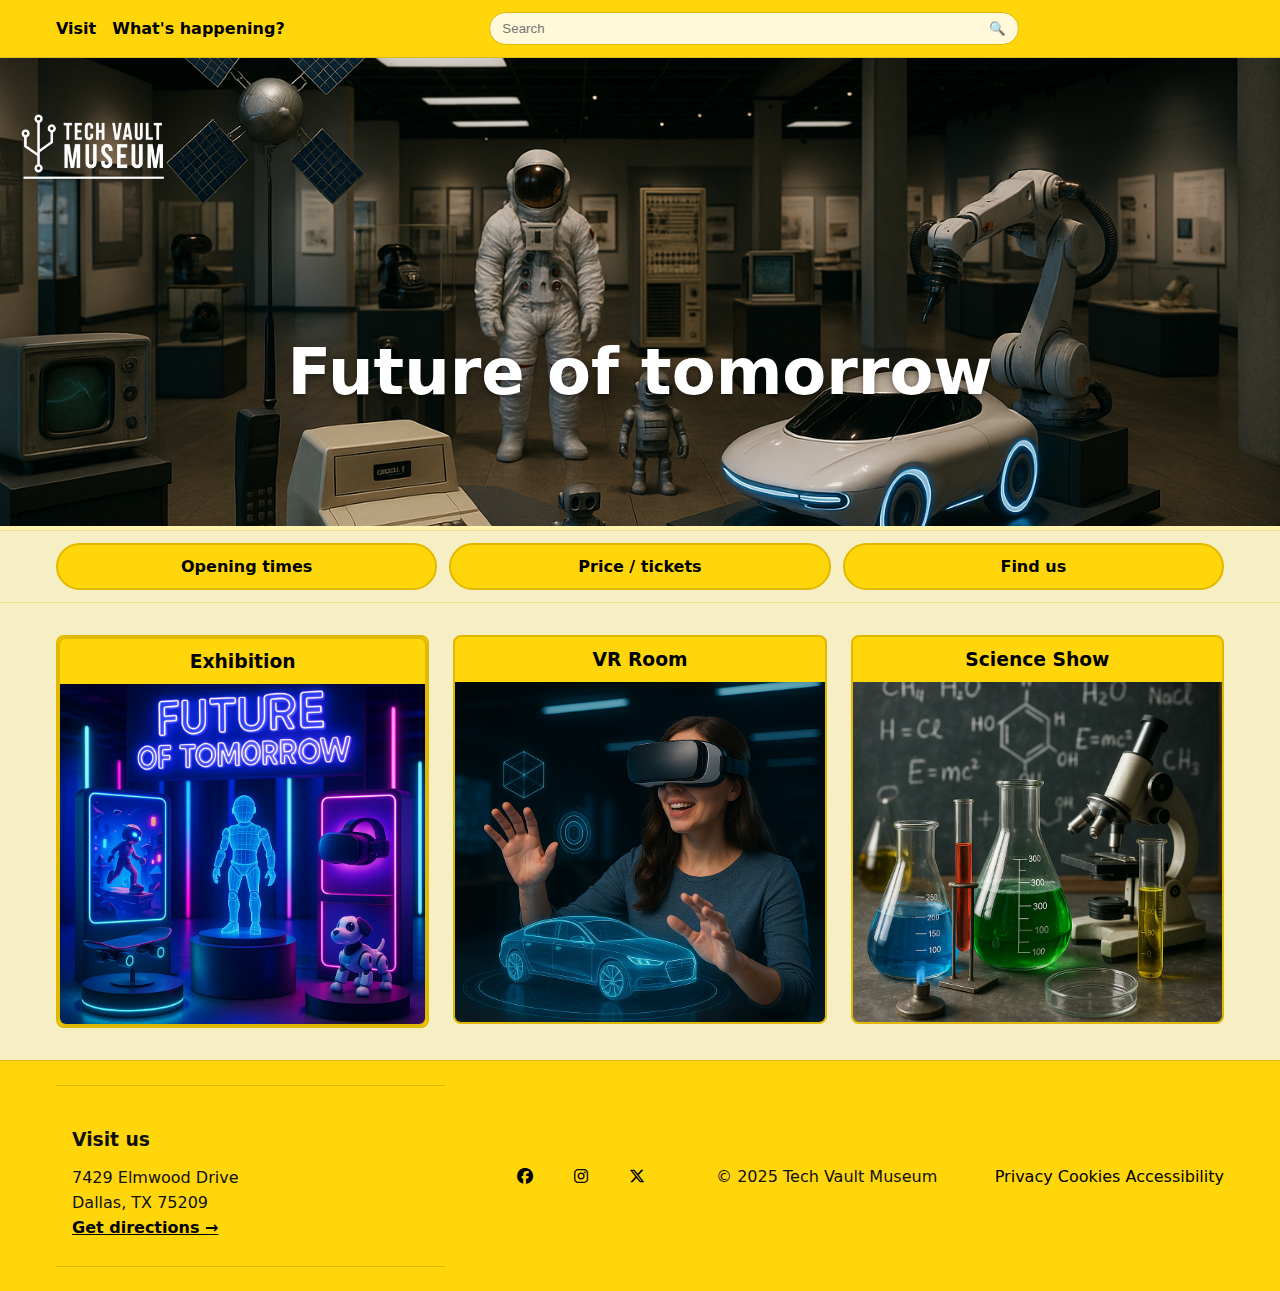
<file: index.html>
<!DOCTYPE html>
<html lang="en" data-debug="off">
  <head>
    <meta charset="utf-8" />
    <meta name="viewport" content="width=device-width, initial-scale=1" />
    <title>Tech Vault Museum</title>
    <link rel="stylesheet" href="variables.css" />
    <link rel="stylesheet" href="style.css" />
    <link
      rel="stylesheet"
      href="https://cdnjs.cloudflare.com/ajax/libs/font-awesome/6.5.2/css/all.min.css"
    />
  </head>
  <body>
    <!-- TOP BAR -->
    <header class="topbar">
      <div class="wrap topbar__wrap">
        <!-- venstre -->
        <nav class="topnav" aria-label="Main">
          <a href="visit-us.html">Visit</a>
          <a href="#whats">What's happening?</a>
        </nav>

        <!-- midten: søk med ikon inni feltet -->
        <form class="search" role="search" aria-label="Search">
          <label for="q" class="sr-only">Search</label>
          <div class="search-box">
            <input id="q" name="q" type="search" placeholder="Search" />
            <button class="search-btn" type="submit" aria-label="Search">
              🔍
            </button>
          </div>
        </form>
      </div>
    </header>

    <main>
      <section class="hero">
        <img
          class="hero-img"
          src="images/ChatGPT Image 31. aug. 2025, 13_38_38.png"
          alt="Museum hall"
        />
        <div>
          <a class="hero-logo" href="index.html" aria-label="Home">
            <img src="images/tecvaultlogo.png" alt="Tech Vault Museum" />
          </a>
        </div>

        <h1 class="hero-title">Future of tomorrow</h1>
      </section>

      <nav class="quick" aria-label="Quick links">
        <div class="wrap quick-row">
          <a class="pill" href="visit-us.html">Opening times</a>
          <a class="pill" href="visit-us.html">Price / tickets</a>
          <a class="pill" href="visit-us.html">Find us</a>
        </div>
      </nav>

      <section id="whats" class="cards">
        <div class="wrap grid">
          <article class="card">
            <a href="Exhibition.html" class="card">
              <h3>Exhibition</h3>
              <img
                src="images/ChatGPT Image 8. sep. 2025, 10_43_01.png"
                alt="Exhibition"
              />
            </a>
          </article>
          <article>
            <a href="vr.html" class="card">
              <h3>VR Room</h3>
              <img
                src="images/23181e5a-d735-42cb-8dbe-8daa45cc1943.png"
                alt="VR headset"
              />
            </a>
          </article>
          <article>
            <a href="science.html" class="card">
              <h3>Science Show</h3>
              <img
                src="images/ChatGPT Image 31. aug. 2025, 13_26_37.png"
                alt="Science show"
              />
            </a>
          </article>
        </div>
      </section>
    </main>

    <!-- FOOTER -->
    <footer class="footer">
      <div class="wrap footer-inner">
        <section class="visit" id="visit">
          <div class="wrap visit-inner">
            <div class="visit-info">
              <h3>Visit us</h3>
              <p>7429 Elmwood Drive</p>
              <p>Dallas, TX 75209</p>
              <p>
                <a class="visit-link" href="visit-us.html">Get directions →</a>
              </p>
            </div>
          </div>
        </section>
        <nav class="social-links" aria-label="Social">
          <a href="https://facebook.com/" aria-label="Facebook">
            <i class="fa-brands fa-facebook"></i>
          </a>
          <a href="https://instagram.com/" aria-label="Instagram">
            <i class="fa-brands fa-instagram"></i>
          </a>
          <a href="https://x.com/" aria-label="X">
            <i class="fa-brands fa-x-twitter"></i>
          </a>
        </nav>
        <p>© 2025 Tech Vault Museum</p>
        <nav aria-label="Footer">
          <a href="#" class="foot-link">Privacy</a>
          <a href="#" class="foot-link">Cookies</a>
          <a href="#" class="foot-link">Accessibility</a>
        </nav>
      </div>
    </footer>
  </body>
</html>
</file>
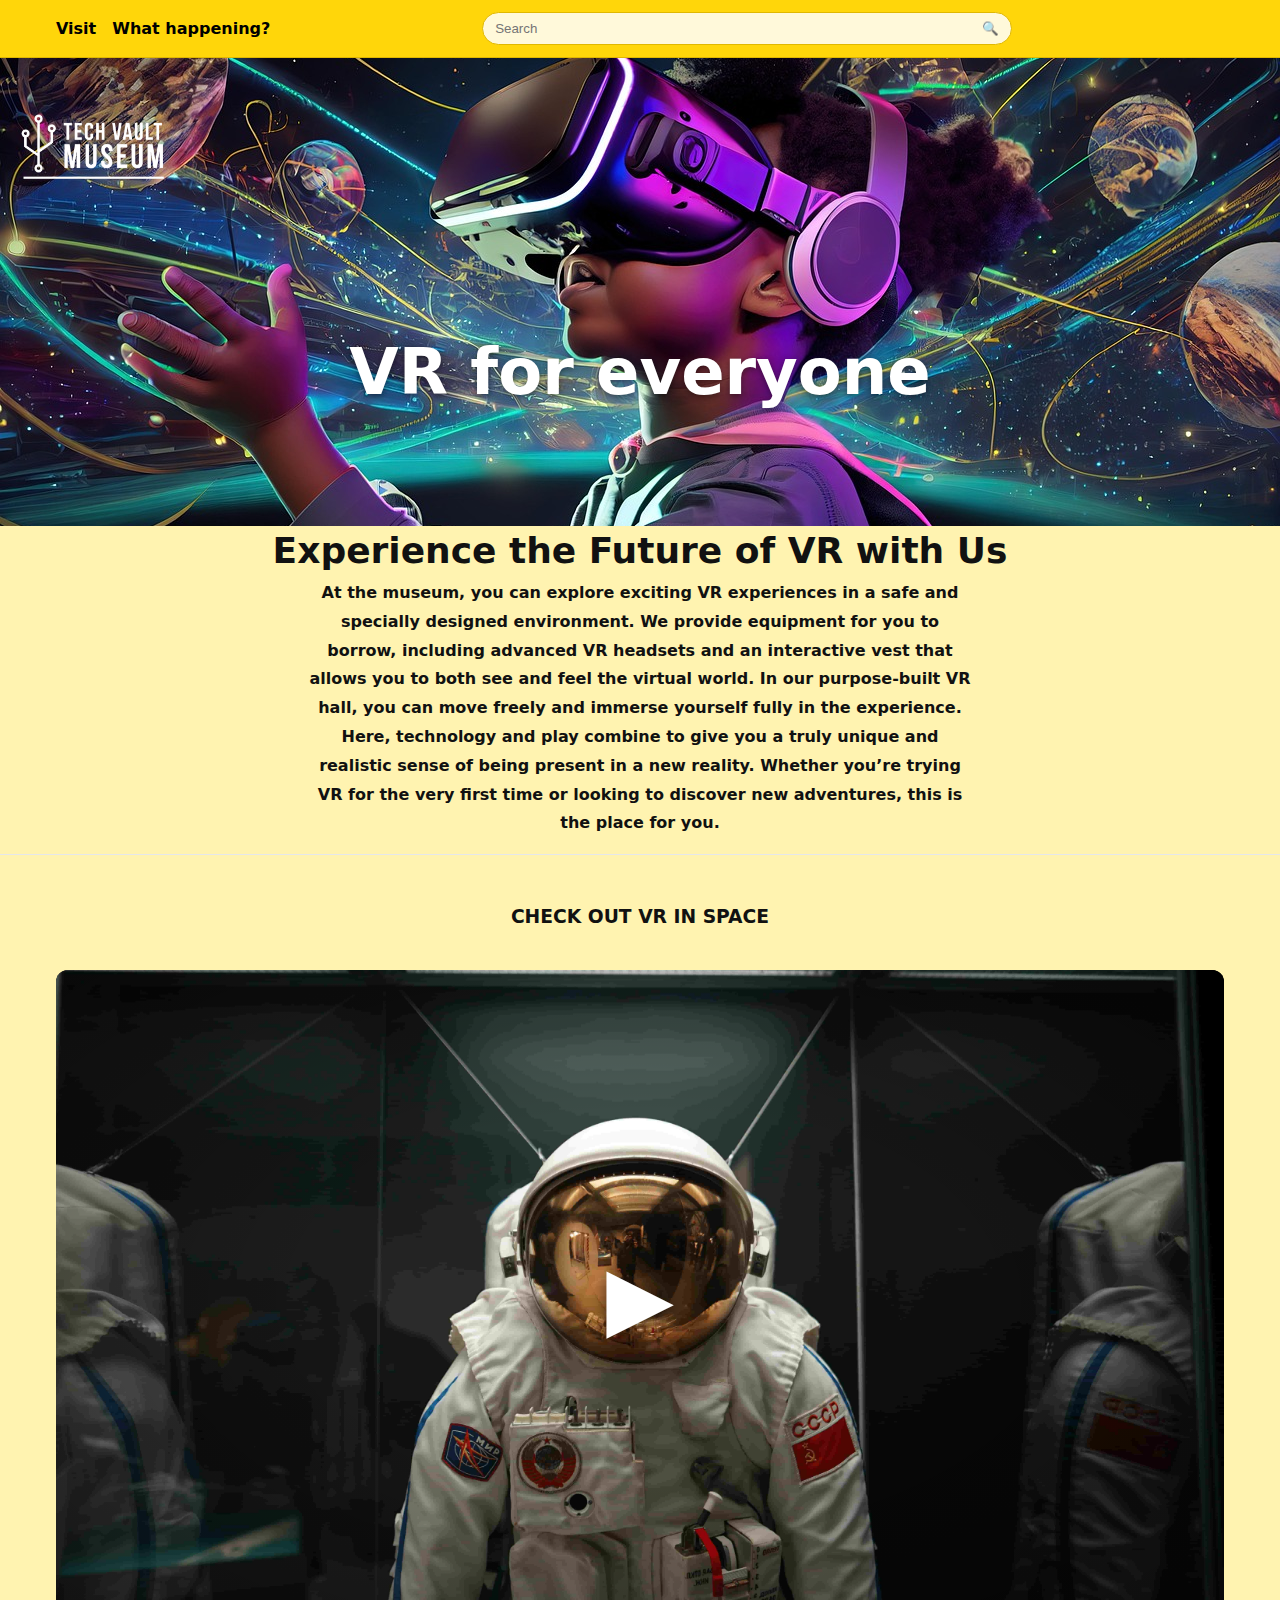
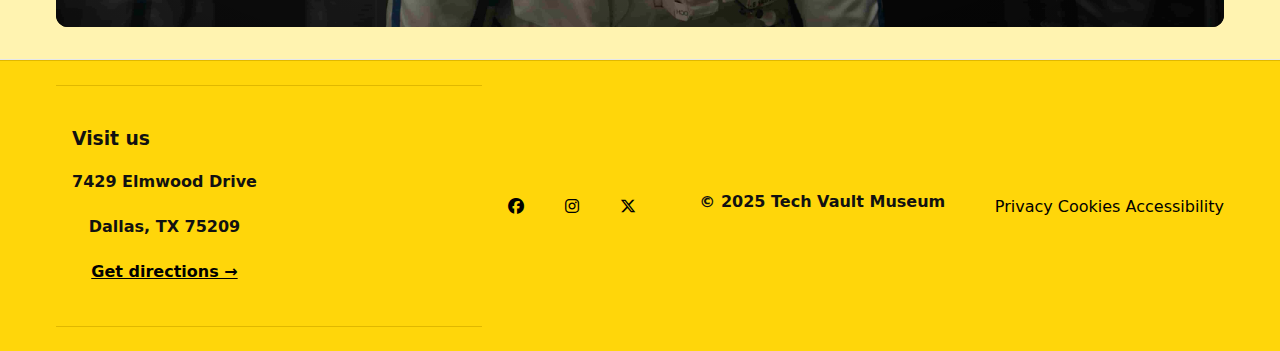
<file: test-vr.html>
<!DOCTYPE html>
<html lang="en" data-debug="off">
  <head>
    <meta charset="utf-8" />
    <meta name="viewport" content="width=device-width, initial-scale=1" />
    <title>Tech Vault Museum</title>
    <link rel="stylesheet" href="variables.css" />
    <link rel="stylesheet" href="style.css" />
    <link
      rel="stylesheet"
      href="https://cdnjs.cloudflare.com/ajax/libs/font-awesome/6.5.2/css/all.min.css"
    />
  </head>
  <body class="page-test-vr">
    <header class="topbar">
      <div class="wrap topbar__wrap">
        <nav class="topnav" aria-label="Main">
          <a href="visit-us.html">Visit</a>
          <a href="#whats">What happening?</a>
        </nav>
        <form class="search" role="search" aria-label="Search">
          <label for="q" class="sr-only">Search</label>
          <div class="search-box">
            <input id="q" name="q" type="search" placeholder="Search" />
            <button class="search-btn" type="submit" aria-label="Search">
              🔍
            </button>
          </div>
        </form>
      </div>
    </header>

    <main>
      <section class="hero">
        <img
          class="hero-img"
          src="images/ai-generated-7828310_1280.jpg"
          alt="boy who is in space"
        />
        <div>
          <a class="hero-logo" href="index.html" aria-label="Home">
            <img src="images/tecvaultlogo.png" alt="Tech Vault Museum" />
          </a>
        </div>
        <h1 class="hero-title">VR for everyone</h1>
      </section>

      <h2>Experience the Future of VR with Us</h2>
      <p class="vr-text">
        At the museum, you can explore exciting VR experiences in a safe and
        specially designed environment. We provide equipment for you to borrow,
        including advanced VR headsets and an interactive vest that allows you
        to both see and feel the virtual world. In our purpose-built VR hall,
        you can move freely and immerse yourself fully in the experience. Here,
        technology and play combine to give you a truly unique and realistic
        sense of being present in a new reality. Whether you’re trying VR for
        the very first time or looking to discover new adventures, this is the
        place for you.
      </p>
      <section class="video">
        <div class="wrap">
          <h3>CHECK OUT VR IN SPACE</h3>
          <div class="video-align-right">
            <a
              class="yt-card"
              href="https://www.youtube.com/watch?v=hEdzv7D4CbQ"
              target="_blank"
              rel="noopener noreferrer"
              aria-label="play this video to exsperiance VR"
            >
              <img
                src="images/alexandr-voronsky-qZKtpNlhvOw-unsplash (1).jpg"
                alt="Forhåndsvisning av video"
                loading="lazy"
                decoding="async"
              />
              <span class="yt-card__play" aria-hidden="true">▶</span>
            </a>
          </div>
        </div>
      </section>
    </main>
    <footer class="footer">
      <div class="wrap footer-inner">
        <section class="visit" id="visit">
          <div class="wrap visit-inner">
            <div class="visit-info">
              <h3>Visit us</h3>
              <p>7429 Elmwood Drive</p>
              <p>Dallas, TX 75209</p>
              <p>
                <a class="visit-link" href="visit-us.html">Get directions →</a>
              </p>
            </div>
          </div>
        </section>
        <nav class="social-links" aria-label="Social">
          <a href="https://facebook.com/" aria-label="Facebook">
            <i class="fa-brands fa-facebook"></i>
          </a>
          <a href="https://instagram.com/" aria-label="Instagram">
            <i class="fa-brands fa-instagram"></i>
          </a>
          <a href="https://x.com/" aria-label="X">
            <i class="fa-brands fa-x-twitter"></i>
          </a>
        </nav>
        <p>© 2025 Tech Vault Museum</p>
        <nav aria-label="Footer">
          <a href="#" class="foot-link">Privacy</a>
          <a href="#" class="foot-link">Cookies</a>
          <a href="#" class="foot-link">Accessibility</a>
        </nav>
      </div>
    </footer>
  </body>
</html>
</file>
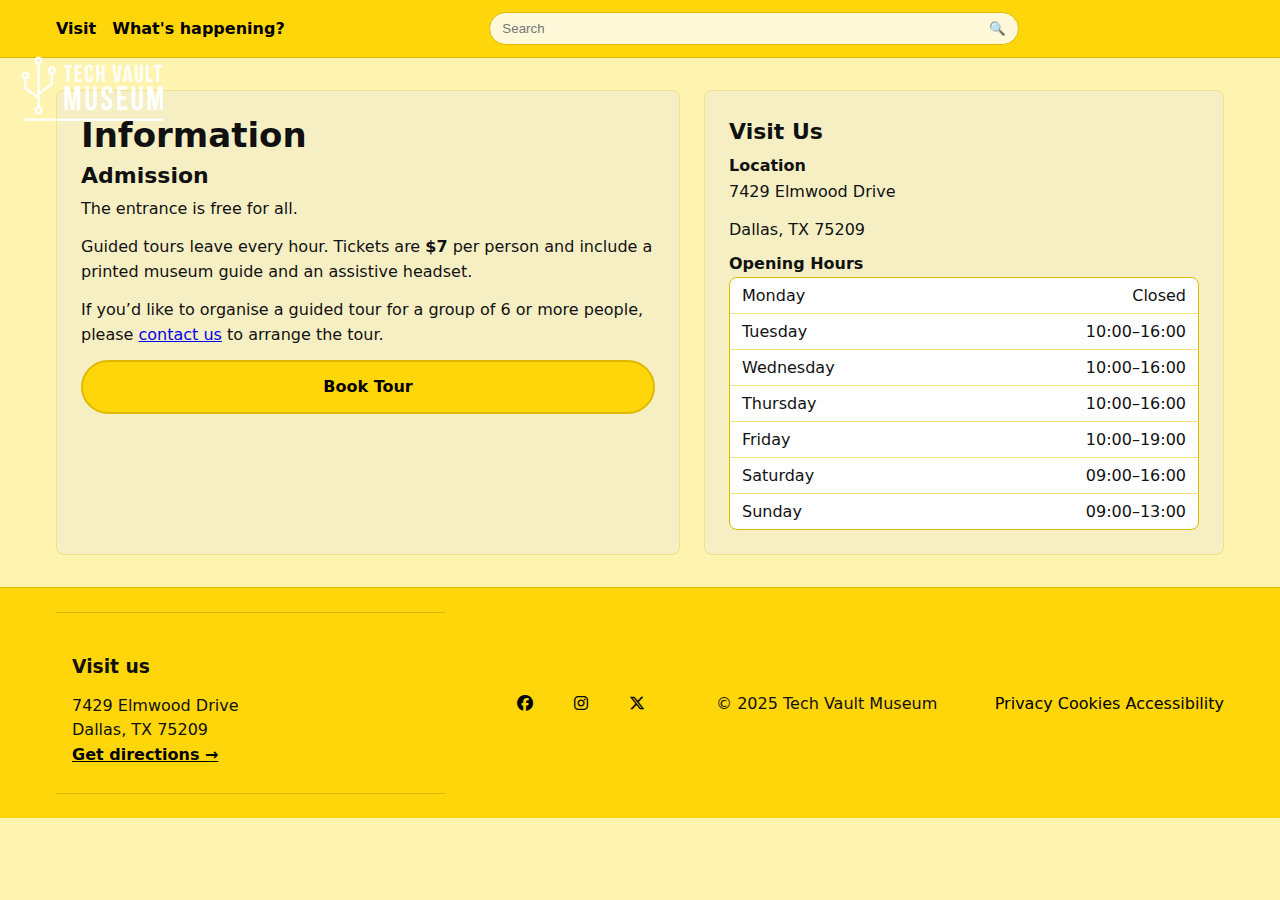
<file: visit-us.html>
<!DOCTYPE html>
<html lang="en" data-debug="off">
  <head>
    <meta charset="utf-8" />
    <meta name="viewport" content="width=device-width, initial-scale=1" />
    <title>Tech Vault Museum</title>
    <link rel="stylesheet" href="variables.css" />
    <link rel="stylesheet" href="style.css" />
    <link
      rel="stylesheet"
      href="https://cdnjs.cloudflare.com/ajax/libs/font-awesome/6.5.2/css/all.min.css"
    />
  </head>
  <body>
    <header class="topbar">
      <div class="wrap topbar__wrap">
        <nav class="topnav" aria-label="Main">
          <a href="#visit">Visit</a>
          <a href="#whats">What's happening?</a>
        </nav>

        <form class="search" role="search" aria-label="Search">
          <label for="q" class="sr-only">Search</label>
          <div class="search-box">
            <input id="q" name="q" type="search" placeholder="Search" />
            <button class="search-btn" type="submit" aria-label="Search">
              🔍
            </button>
          </div>
        </form>
      </div>
    </header>
    <div>
      <a class="hero-logo" href="index.html" aria-label="Home">
        <img src="images/tecvaultlogo.png" alt="Tech Vault Museum" />
      </a>
    </div>
    <section class="info" id="info">
      <div class="wrap info__grid">
        <div class="info__block">
          <h2>Information</h2>
          <h3>Admission</h3>
          <p>The entrance is free for all.</p>
          <p>
            Guided tours leave every hour. Tickets are <strong>$7</strong> per
            person and include a printed museum guide and an assistive headset.
          </p>
          <p>
            If you’d like to organise a guided tour for a group of 6 or more
            people, please <a href="#contact">contact us</a> to arrange the
            tour.
          </p>
          <p><a href="book.html" class="pill">Book Tour</a></p>
        </div>

        <div class="info__block">
          <h3>Visit Us</h3>
          <h4>Location</h4>
          <address class="info__address">
            <p>7429 Elmwood Drive</p>
            <p>Dallas, TX 75209</p>
          </address>

          <h4>Opening Hours</h4>
          <ul class="hours">
            <li><span>Monday</span><span>Closed</span></li>
            <li><span>Tuesday</span><span>10:00–16:00</span></li>
            <li><span>Wednesday</span><span>10:00–16:00</span></li>
            <li><span>Thursday</span><span>10:00–16:00</span></li>
            <li><span>Friday</span><span>10:00–19:00</span></li>
            <li><span>Saturday</span><span>09:00–16:00</span></li>
            <li><span>Sunday</span><span>09:00–13:00</span></li>
          </ul>
        </div>
      </div>
    </section>
    <footer class="footer">
      <div class="wrap footer-inner">
        <section class="visit" id="visit">
          <div class="wrap visit-inner">
            <div class="visit-info">
              <h3>Visit us</h3>
              <p>7429 Elmwood Drive</p>
              <p>Dallas, TX 75209</p>
              <p>
                <a class="visit-link" href="visit-us.html">Get directions →</a>
              </p>
            </div>
          </div>
        </section>
        <nav class="social-links" aria-label="Social">
          <a href="https://facebook.com/" aria-label="Facebook">
            <i class="fa-brands fa-facebook"></i>
          </a>
          <a href="https://instagram.com/" aria-label="Instagram">
            <i class="fa-brands fa-instagram"></i>
          </a>
          <a href="https://x.com/" aria-label="X">
            <i class="fa-brands fa-x-twitter"></i>
          </a>
        </nav>
        <p>© 2025 Tech Vault Museum</p>
        <nav aria-label="Footer">
          <a href="#" class="foot-link">Privacy</a>
          <a href="#" class="foot-link">Cookies</a>
          <a href="#" class="foot-link">Accessibility</a>
        </nav>
      </div>
    </footer>
  </body>
</html>
</file>
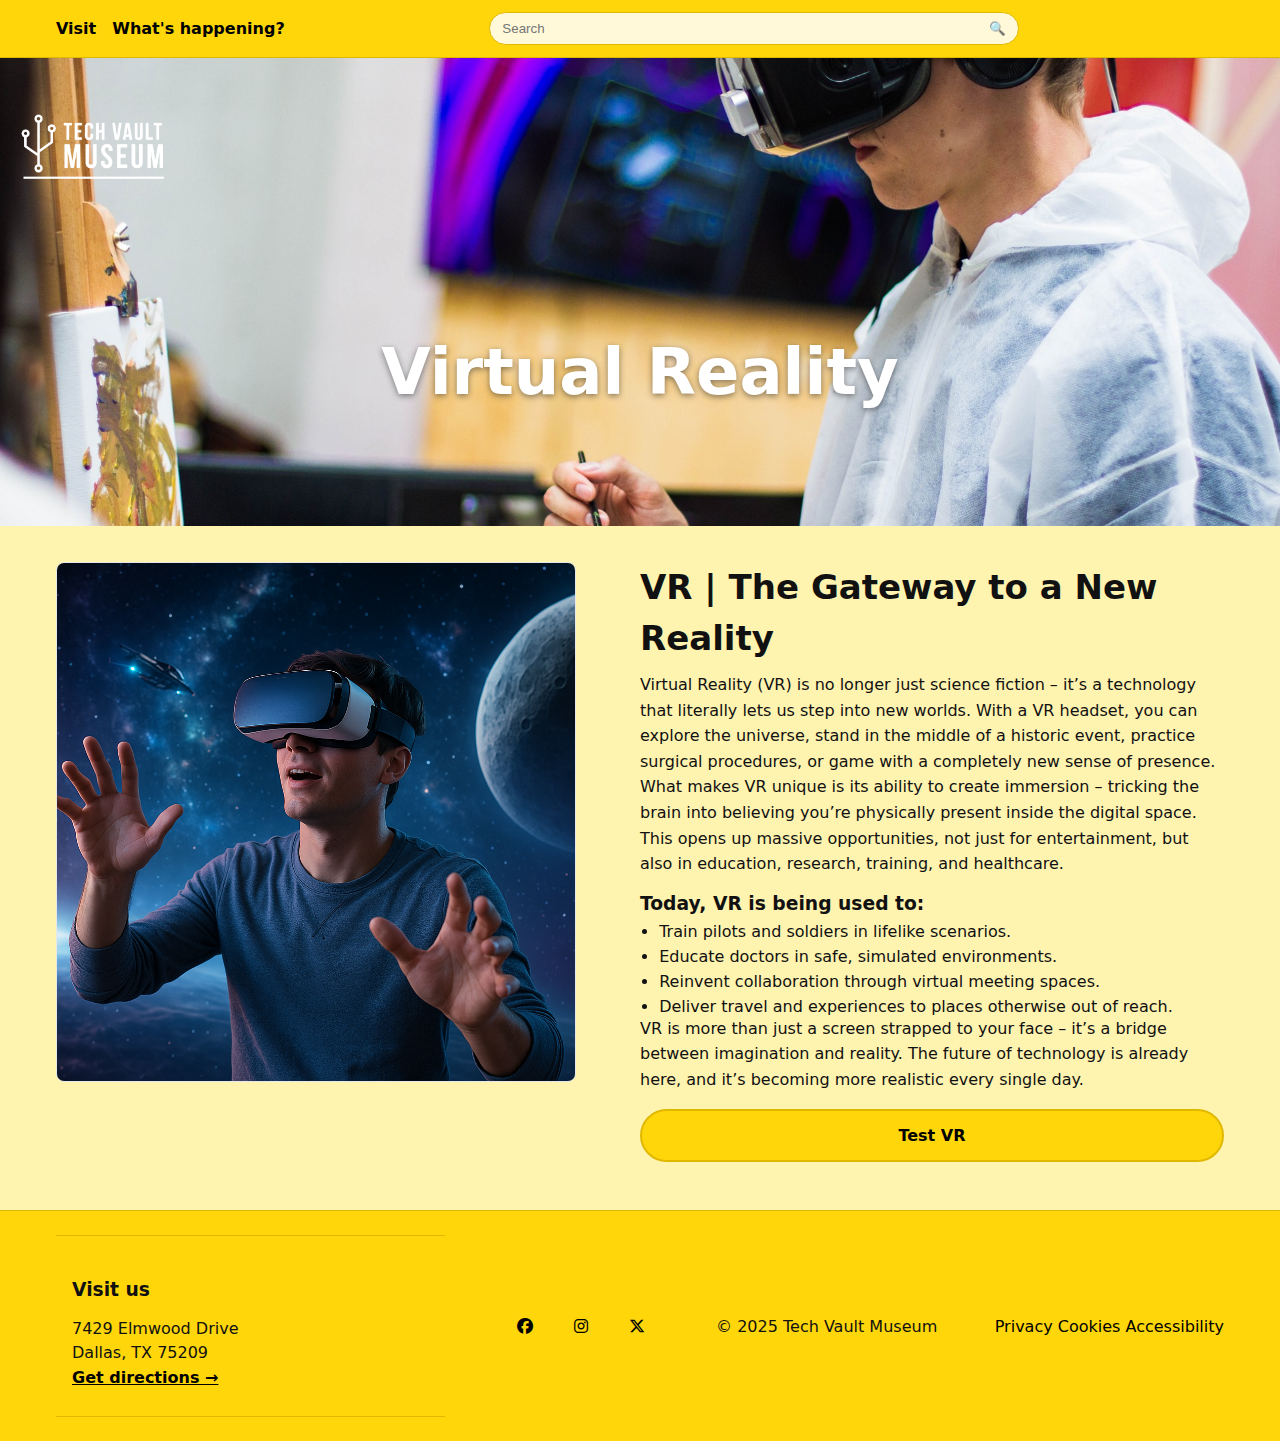
<file: vr.html>
<!DOCTYPE html>
<html lang="en" data-debug="off">
  <head>
    <meta charset="utf-8" />
    <meta name="viewport" content="width=device-width, initial-scale=1" />
    <title>Tech Vault Museum</title>
    <link rel="stylesheet" href="variables.css" />
    <link rel="stylesheet" href="style.css" />
    <link
      rel="stylesheet"
      href="https://cdnjs.cloudflare.com/ajax/libs/font-awesome/6.5.2/css/all.min.css"
    />
  </head>
  <body class="page-vr">
    <header class="topbar">
      <div class="wrap topbar__wrap">
        <nav class="topnav" aria-label="Main">
          <a href="visit-us.html">Visit</a>
          <a href="#whats">What's happening?</a>
        </nav>
        <form class="search" role="search" aria-label="Search">
          <label for="q" class="sr-only">Search</label>
          <div class="search-box">
            <input id="q" name="q" type="search" placeholder="Search" />
            <button class="search-btn" type="submit" aria-label="Search">
              🔍
            </button>
          </div>
        </form>
      </div>
    </header>

    <main>
      <section class="hero">
        <img
          class="hero-img"
          src="images/billetto-editorial-334686.jpg"
          alt="Boy with VR glasses"
        />
        <div>
          <a class="hero-logo" href="index.html" aria-label="Home">
            <img src="images/tecvaultlogo.png" alt="Tech Vault Museum" />
          </a>
        </div>
        <h1 class="hero-title">Virtual Reality</h1>
      </section>

      <section class="vr" id="whats">
        <div class="wrap vr__content">
          <img
            src="images/ChatGPT Image 31. aug. 2025, 14_07_33.png"
            alt="Person inside a VR world"
            class="vr__image"
          />
          <div class="vr__text">
            <h2>VR | The Gateway to a New Reality</h2>
            <p>
              Virtual Reality (VR) is no longer just science fiction – it’s a
              technology that literally lets us step into new worlds. With a VR
              headset, you can explore the universe, stand in the middle of a
              historic event, practice surgical procedures, or game with a
              completely new sense of presence. What makes VR unique is its
              ability to create immersion – tricking the brain into believing
              you’re physically present inside the digital space. This opens up
              massive opportunities, not just for entertainment, but also in
              education, research, training, and healthcare.
            </p>

            <h3>Today, VR is being used to:</h3>
            <ul class="vr__list">
              <li>Train pilots and soldiers in lifelike scenarios.</li>
              <li>Educate doctors in safe, simulated environments.</li>
              <li>Reinvent collaboration through virtual meeting spaces.</li>
              <li>
                Deliver travel and experiences to places otherwise out of reach.
              </li>
            </ul>

            <p>
              VR is more than just a screen strapped to your face – it’s a
              bridge between imagination and reality. The future of technology
              is already here, and it’s becoming more realistic every single
              day.
            </p>
            <p class="vr__cta">
              <a href="test-vr.html" class="pill">Test VR</a>
            </p>
          </div>
        </div>
      </section>
    </main>
    <footer class="footer">
      <div class="wrap footer-inner">
        <section class="visit" id="visit">
          <div class="wrap visit-inner">
            <div class="visit-info">
              <h3>Visit us</h3>
              <p>7429 Elmwood Drive</p>
              <p>Dallas, TX 75209</p>
              <p>
                <a class="visit-link" href="visit-us.html">Get directions →</a>
              </p>
            </div>
          </div>
        </section>
        <nav class="social-links" aria-label="Social">
          <a href="https://facebook.com/" aria-label="Facebook">
            <i class="fa-brands fa-facebook"></i>
          </a>
          <a href="https://instagram.com/" aria-label="Instagram">
            <i class="fa-brands fa-instagram"></i>
          </a>
          <a href="https://x.com/" aria-label="X">
            <i class="fa-brands fa-x-twitter"></i>
          </a>
        </nav>
        <p>© 2025 Tech Vault Museum</p>
        <nav aria-label="Footer">
          <a href="#" class="foot-link">Privacy</a>
          <a href="#" class="foot-link">Cookies</a>
          <a href="#" class="foot-link">Accessibility</a>
        </nav>
      </div>
    </footer>
  </body>
</html>
</file>
<file: variables.css>
:root {
  /* Farger */
  --bg: #fff3b0;
  --text: #111;
  --accent: #ffd60a; /* gul */
  --accent-dark: #e0b800; /* mørkere gul */
  --border: #e5e7eb;
  --brand-bg: var(--bg, #fff3b0);
  --brand-text: var(--text, #111);
  --accent-border: #e0b800;

  --wrap: 1200px;
  --search-max: 530px;
  --radius-pill: 9999px;

  /* Spacing */
  --s-2: 12px;
  --s-3: 16px;
  --s-4: 24px;
  --s-5: 32px;
  /* Radius */
  --radius: 8px;
}
</file>
<file: style.css>
/* ==================================================
   Base (MOBILE FIRST, DRY)
   ================================================== */
*,
*::before,
*::after {
  box-sizing: border-box;
}
html,
body {
  margin: 0;
}
body {
  font-family: system-ui, -apple-system, Segoe UI, Roboto, Helvetica, Arial,
    sans-serif;
  background: var(--brand-bg, #fff3b0);
  color: var(--brand-text, #111);
}
.wrap {
  max-width: var(--wrap, 1120px);
  margin-inline: auto;
  padding-inline: var(--s-3, 16px);
}
.sr-only {
  position: absolute;
  width: 1px;
  height: 1px;
  padding: 0;
  margin: -1px;
  overflow: hidden;
  clip: rect(0 0 0 0);
  white-space: nowrap;
  border: 0;
}

/* ==================================================
   Top bar
   ================================================== */
.topbar {
  background: var(--accent, #ffd60a);
  border-bottom: 1px solid var(--accent-border, #e0b800);
}
.topbar__wrap {
  display: grid;
  grid-template-columns: 1fr;
  gap: var(--s-2, 12px);
  padding-block: var(--s-2, 12px);
}
.topnav {
  display: flex;
  gap: var(--s-3, 16px);
  justify-content: center;
}
.topnav a {
  color: #000;
  font-weight: 800;
  text-decoration: none;
}

/* Search */
.search {
  display: flex;
  justify-content: center;
}
.search-box {
  position: relative;
  width: 100%;
  max-width: var(--search-max, 520px);
}
.search input {
  width: 100%;
  padding: 8px 38px 8px 12px;
  border: 1px solid var(--accent-border, #e0b800);
  border-radius: var(--radius-pill, 9999px);
  background: rgba(255, 255, 255, 0.85);
}
.search-btn {
  position: absolute;
  top: 50%;
  right: 6px;
  transform: translateY(-50%);
  width: 32px;
  height: 32px;
  background: transparent;
  border: 0;
  cursor: pointer;
}

/* Social links */
.social-links {
  display: flex;
  gap: var(--s-2, 12px);
  list-style: none;
  margin: 0;
  padding: 0;
  justify-content: center;
}
.social-links a {
  width: 44px;
  height: 44px;
  display: inline-flex;
  align-items: center;
  justify-content: center;
  text-decoration: none;
  color: #000;
}

/* ==================================================
   Hero
   ================================================== */
.hero {
  position: relative;
}
.hero-img {
  width: 100%;
  height: clamp(380px, 50vh, 560px);
  object-fit: cover;
}
.hero-logo {
  position: absolute;
  left: 12px;
  top: 12px;
}
.hero-logo img {
  height: 80px;
  width: auto;
  display: block;
  filter: brightness(0) invert(1);
}
.hero-title {
  position: absolute;
  left: 50%;
  bottom: 12vh;
  transform: translateX(-50%);
  margin: 0;
  color: #fff;
  font-weight: 900;
  font-size: clamp(28px, 5vw, 64px);
  line-height: 1;
  text-align: center;
  text-shadow: 0 2px 6px rgba(0, 0, 0, 0.45);
  white-space: nowrap;
}

/* ==================================================
   Quick links
   ================================================== */
.quick {
  background: var(--accent-weak, #f6efc4);
  border-block: 1px solid #f0e08c;
}
.quick-row {
  display: grid;
  grid-template-columns: repeat(auto-fit, minmax(180px, 1fr));
  gap: var(--s-2, 12px);
  padding-block: var(--s-2, 12px);
}
.pill {
  display: block;
  text-align: center;
  padding: 12px 0;
  border-radius: var(--radius-pill, 9999px);
  font-weight: 800;
  background: var(--accent, #ffd60a);
  border: 2px solid var(--accent-dark, #e0b800);
  color: #000;
  text-decoration: none;
  transition: all 0.25s ease;
}
.pill:hover {
  background: #000;
  color: var(--accent, #ffd60a);
}

/* ==================================================
   Cards
   ================================================== */
.cards {
  background: var(--accent-weak, #f6efc4);
  padding-block: var(--s-5, 32px);
}
.grid {
  display: grid;
  grid-template-columns: repeat(auto-fit, minmax(320px, 1fr));
  gap: var(--s-4, 24px);
}
.card {
  display: grid;
  background: var(--accent, #ffd60a);
  border: 2px solid var(--accent-dark, #e0b800);
  border-radius: var(--radius, 8px);
  overflow: hidden;
  text-decoration: none;
  color: #000;
  transition: all 0.3s ease;
}
.card h3 {
  margin: var(--s-2, 12px) 0;
  text-align: center;
}
.card img {
  width: 100%;
  height: 340px;
  object-fit: cover;
  display: block;
}
.card:hover {
  background: #000;
  color: var(--accent, #ffd60a);
  transform: scale(1.03);
}

/* ==================================================
   Visit
   ================================================== */
.visit {
  background: var(--accent, #ffd60a);
  padding-block: var(--s-4, 24px);
  border-block: 1px solid var(--accent-border, #e0b800);
}
.visit-inner {
  display: grid;
  grid-template-columns: 1fr;
  gap: var(--s-3, 16px);
}
.visit-link {
  font-weight: 800;
  color: #000;
}
.visit-info p {
  margin: 0.35rem 0;
}
.hours {
  list-style: none;
  margin: 0;
  padding: 0;
  background: #fff;
  border: 1px solid var(--accent-border, #e0b800);
  border-radius: var(--radius, 8px);
}
.hours li {
  display: flex;
  justify-content: space-between;
  padding: 8px 12px;
  border-top: 1px solid #f3e37a;
}
.hours li:first-child {
  border-top: 0;
}

/* ==================================================
   Footer
   ================================================== */
.footer {
  background: var(--accent, #ffd60a);
  border-top: 1px solid var(--accent-border, #e0b800);
  padding-block: var(--s-4, 24px);
}
.footer-inner {
  display: flex;
  flex-wrap: wrap;
  justify-content: space-between;
  align-items: center;
  gap: var(--s-2, 12px);
}
.foot-link {
  color: #000;
  text-decoration: none;
}

/* ==================================================
   VR Section (mobile-first, DRY) 
   ================================================== */
.vr {
  background: var(--brand-bg, #fff3b0);
  padding-block: var(--s-5, 32px);
}

/* Mobil: én kolonne, første p kleber til h2 */
.vr__content {
  display: grid;
  grid-template-columns: 1fr;
  row-gap: 6px; /* veldig liten vertikal luft */
  column-gap: var(--s-3, 16px);
}
.vr__content h2 {
  margin: 0 0 0.15rem; /* nesten null luft under h2 */
  font-size: clamp(22px, 3.8vw, 34px);
  line-height: 1.5;
}
.vr__content > p:first-of-type {
  /* første p rett under h2 */
  margin-top: 0;
}
.vr__content p {
  margin: 0 0 0.75rem;
  line-height: 1.6;
}

/* Bilde */
.vr__image {
  width: 100%;
  height: auto;
  display: block;
  border-radius: var(--radius, 8px);
  border: 1px solid var(--border, #e5e7eb);
  object-fit: cover;
  object-position: center;
}

/* Liste */
.vr__list {
  margin: 0.5rem 0 0;
  padding-left: 1.2rem;
  display: grid;
  gap: 6px;
}

/* CTA-avsnitt (p som wrapper knappen) */
.vr__cta {
  margin-top: 0.5rem;
}

.page-test-vr h2 {
  font-size: clamp(22px, 4.5vw, 36px);
  margin: 0 auto 0rem;
  color: var(--brand-text, #111);
  text-align: center; /* center heading to match centered video */
  max-width: 60ch;
}

/* keep paragraph text scoped to this page */
.page-test-vr p {
  text-align: center;
  font-weight: 600;
  max-width: 60ch;
  margin: 0 auto 1rem;
  margin-top: 0.5rem;
  line-height: 1.8;
}

/* stack and center the video wrapper (mobile-first) */
.page-test-vr .video .wrap {
  display: flex;
  flex-direction: column;
  align-items: center;
  gap: var(--s-4, 24px);
  width: 100%;
}

/* neutral on mobile; center on all sizes */
.page-test-vr .video-align-right {
  display: flex;
  justify-content: center;
  width: 100%;
}

/* ==================================================
   Video (responsivt YouTube-embed)
   ================================================== */
.video {
  background: var(--brand-bg, #fff3b0);
  padding-block: var(--s-5, 32px);
  border-block: 1px solid var(--border, #e5e7eb);
}
.video-embed {
  /* Bigger player and responsive */
  width: 100%;
  max-width: min(1280px, 92vw);
  margin-inline: auto;
  aspect-ratio: 16 / 9;
  border: 1px solid var(--border, #e5e7eb);
  border-radius: var(--radius, 8px);
  overflow: hidden;
}
.video .wrap {
  display: flex;
  flex-direction: column;
  align-items: center;
  gap: var(--s-4, 24px);
}

.video .wrap h3 {
  text-align: center;
}

/* center alignment utility */
.video-align-right {
  display: flex;
  justify-content: center;
}

/* YT card grows to fill the embed container */
.yt-card {
  position: relative;
  display: block;
  width: 100%;
  max-width: none; /* let parent control sizing */
  aspect-ratio: 16 / 9;
  border-radius: 12px;
  overflow: hidden;
  background: #000;
  text-decoration: none;
}
.yt-card img {
  width: 100%;
  height: 100%;
  object-fit: cover;
  display: block;
  filter: saturate(1.05);
  transition: transform 0.25s ease, filter 0.25s ease;
}
.yt-card__play {
  position: absolute;
  inset: 0;
  display: grid;
  place-items: center;
  font-size: clamp(40px, 8vw, 88px); /* larger play icon */
  line-height: 1;
  background: radial-gradient(transparent 40%, rgba(0, 0, 0, 0.35));
  text-shadow: 0 4px 16px rgba(0, 0, 0, 0.6);
  color: #fff;
  transition: transform 0.2s ease, opacity 0.2s ease;
  pointer-events: none; /* let clicks pass to the link/card */
}

.yt-card:hover img {
  transform: scale(1.03);
  filter: saturate(1.2);
}
.yt-card:hover .yt-card__play {
  transform: scale(1.04);
}

/* Fokus-stil for tastaturbrukere */
.yt-card:focus-visible {
  outline: 3px solid #111;
  outline-offset: 4px;
  border-radius: 14px;
}

/* Keep centered layout on larger screens (no right-alignment) */
@media (min-width: 900px) {
  .video .wrap {
    align-items: center;
  }
  .video .wrap h2,
  .video .wrap h3 {
    text-align: center;
  }
}

/* ==================================================
   Info Section
   ================================================== */
.info {
  background: var(--brand-bg, #fff);
  padding-block: var(--s-5, 32px);
}
.info__grid {
  display: grid;
  grid-template-columns: 1fr;
  gap: var(--s-4, 24px);
}
.info__block {
  background: var(--accent-weak, #f6efc4);
  border: 1px solid #f0e08c;
  border-radius: var(--radius, 8px);
  padding: var(--s-4, 24px);
}
.info__block h2 {
  margin: 0 0 0.5rem;
  font-size: clamp(22px, 3.6vw, 34px);
}
.info__block h3 {
  margin: 0.25rem 0 0.5rem;
  font-size: clamp(18px, 2.6vw, 22px);
}
.info__block h4 {
  margin: 0.75rem 0 0.25rem;
  font-size: 1rem;
  font-weight: 700;
}
.info__block p {
  margin: 0 0 0.75rem;
  line-height: 1.6;
}
.info__address {
  font-style: normal;
  margin: 0 0 0.75rem;
}
@media (min-width: 900px) {
  .info__grid {
    grid-template-columns: 1.2fr 1fr;
  }
}

/* ==================================================
   Breakpoints
   ================================================== */
@media (min-width: 640px) {
  .topbar__wrap {
    gap: var(--s-3, 16px);
  }
  .hero-img {
    height: clamp(440px, 52vh, 560px);
  }
}
@media (min-width: 900px) {
  .topbar__wrap {
    grid-template-columns: auto 1fr auto;
    align-items: center;
    padding-inline: var(--s-3, 16px);
    min-height: 56px;
  }
  .social,
  .social-links {
    justify-content: flex-end;
  }
  .search-box {
    max-width: min(var(--search-max, 520px), 56vw);
  }
  .hero-logo {
    left: 16px;
    top: 16px;
  }
  .hero-logo img {
    height: 150px;
  }
  .hero-title {
    bottom: 14vh;
  }
  .visit-inner {
    grid-template-columns: 1fr 1fr;
    gap: var(--s-4, 24px);
  }
  .vr__content {
    display: flex;
    align-items: flex-start;
    gap: clamp(28px, 6vw, 64px);
  }

  .vr__image {
    flex: 0 0 min(42vw, 480px);
    max-width: 520px;
    height: auto;
  }
  .vr__text {
    flex: 1 1 0;
    max-width: 65ch;
    text-align: left;
  }
  .vr__text h2 {
    margin: 0 0 0.5rem;
  }
  .vr__text p {
    margin: 0 0 1rem;
    line-height: 1.6;
  }
  .vr__text h3 {
    margin: 1rem 0 0.5rem;
  }
}

/* ==================================================
   Debug overlay
   ================================================== */
html[data-debug="on"] * {
  outline: 1px dashed rgba(0, 0, 0, 0.25);
}
html[data-debug="on"] .wrap {
  outline: 2px solid rgba(0, 0, 0, 0.35);
}
html[data-debug="on"] body::after {
  position: fixed;
  right: 8px;
  bottom: 8px;
  padding: 4px 8px;
  border-radius: 6px;
  font: 12px/1.2 monospace;
  color: #000;
  background: rgba(255, 214, 10, 0.9);
  border: 1px solid var(--accent-border, #e0b800);
  content: "<640px";
}
@media (min-width: 640px) {
  html[data-debug="on"] body::after {
    content: "≥640px";
  }
}
@media (min-width: 900px) {
  html[data-debug="on"] body::after {
    content: "≥900px";
  }
}
</file>
